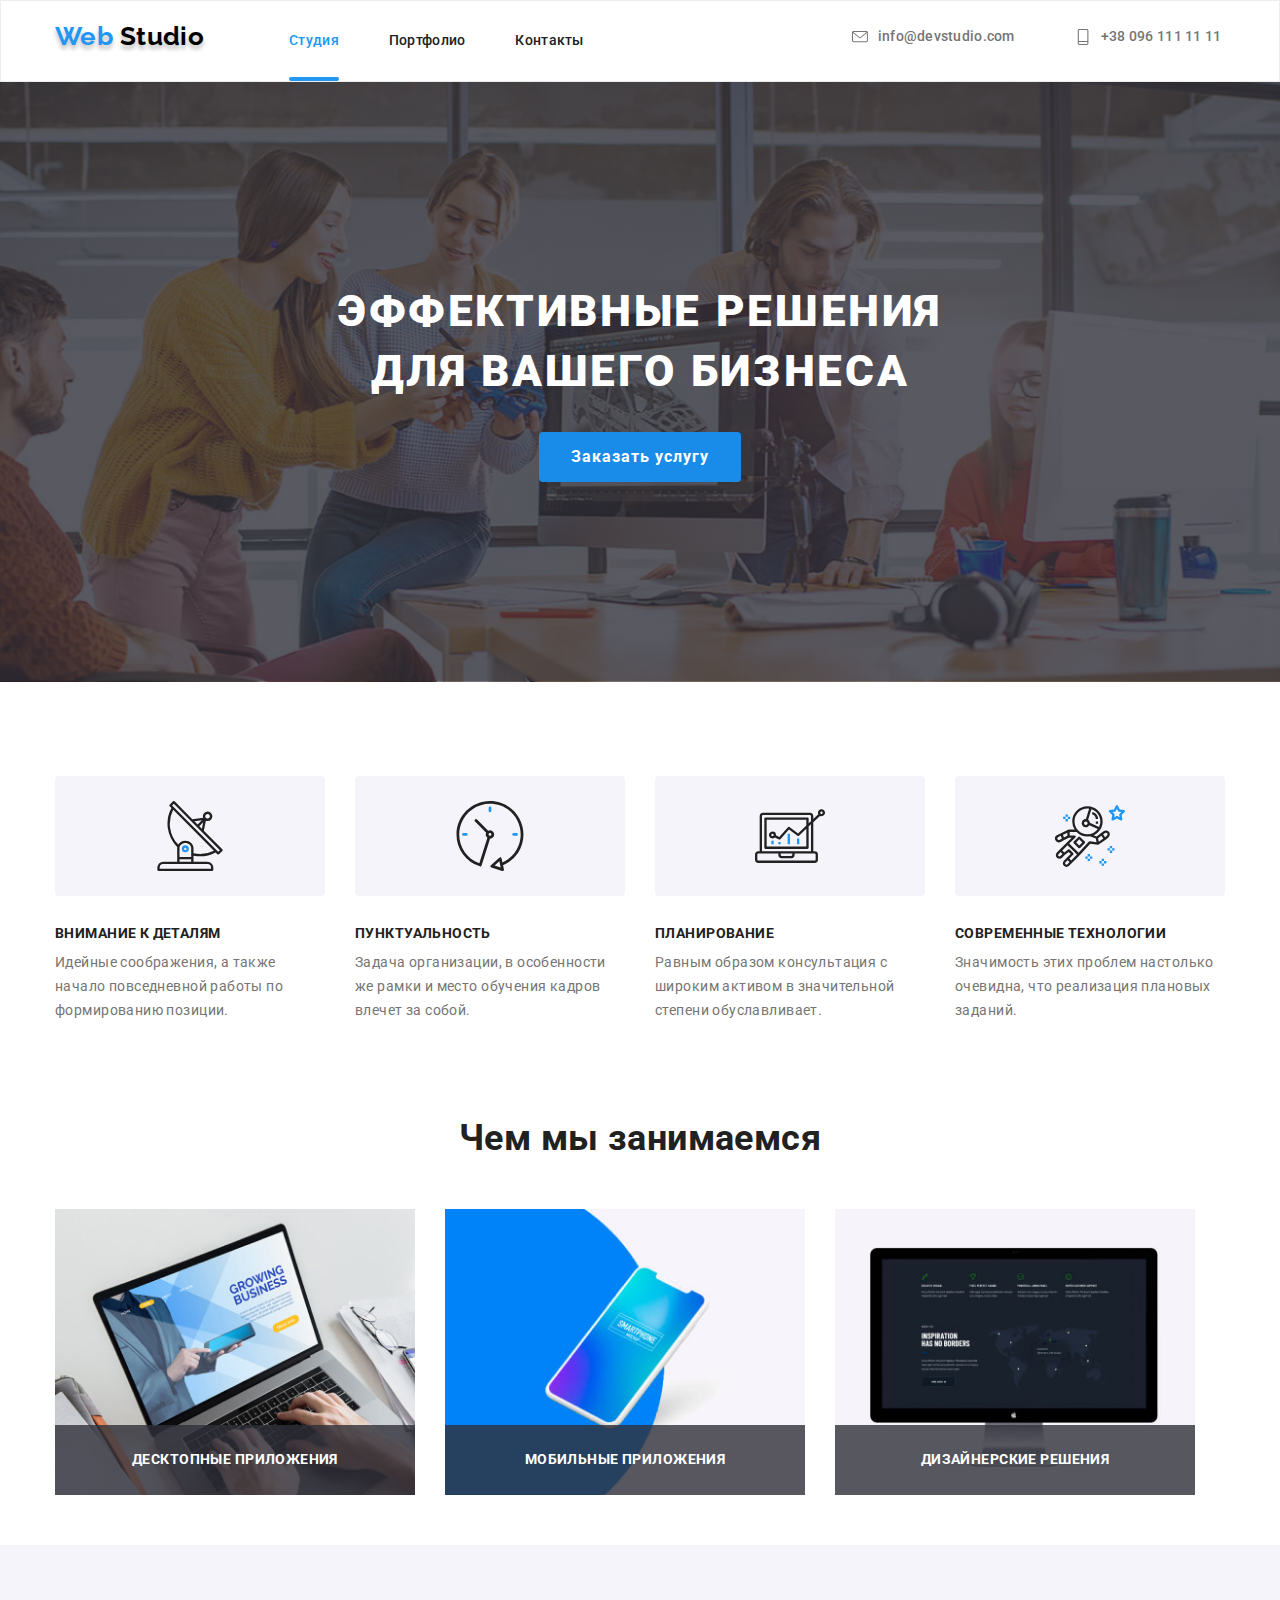
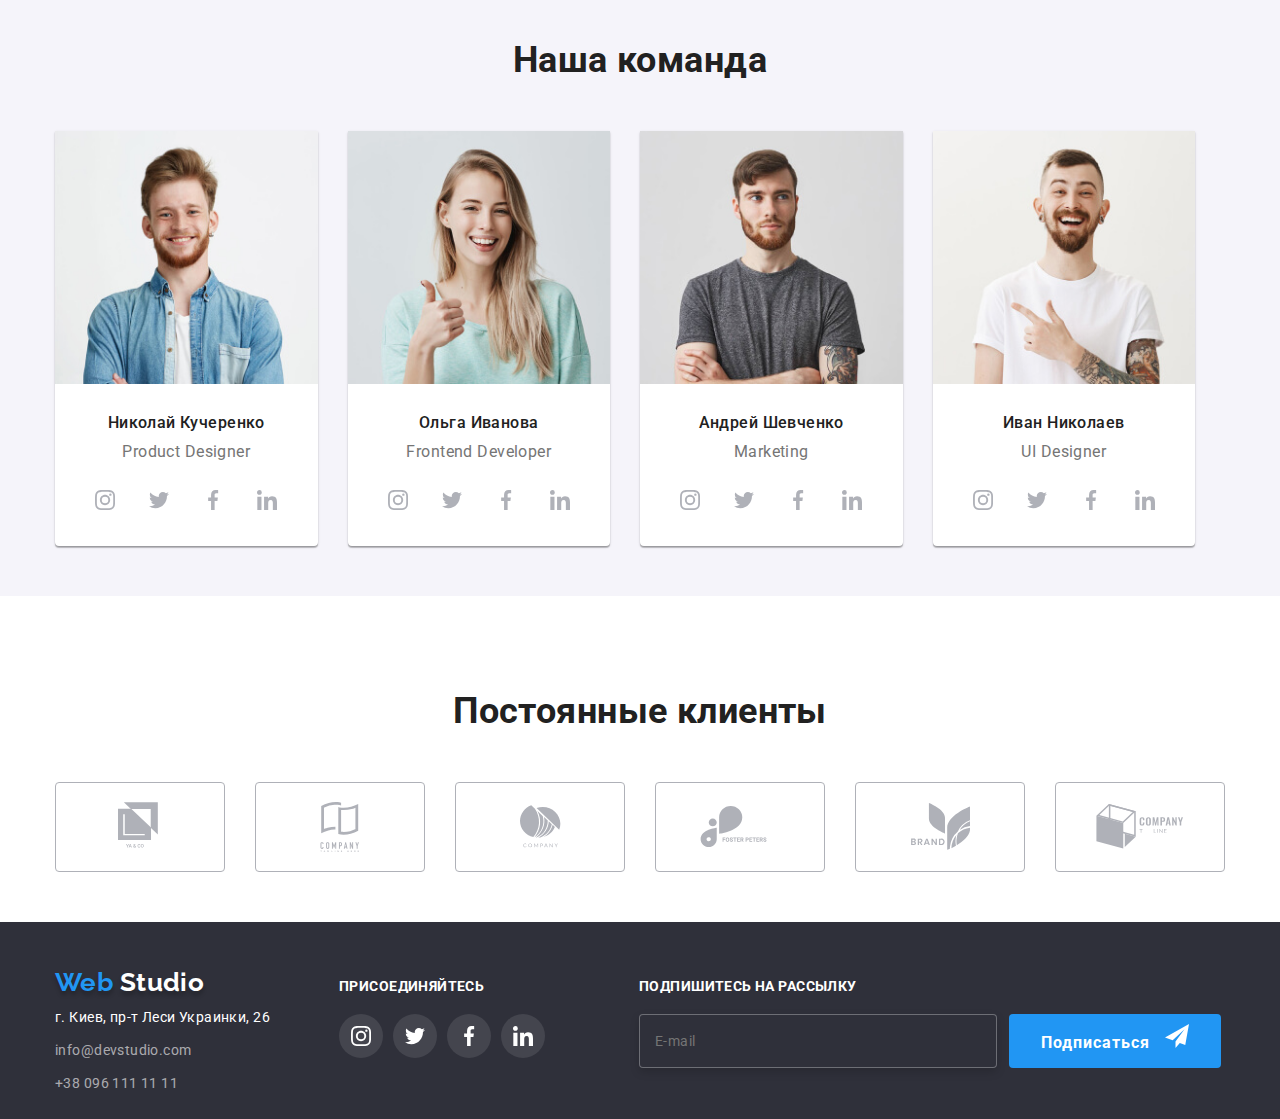
<file: index.html>
<!DOCTYPE html>
<html lang="ru">
<head>
    <meta charset="UTF-8">
    <meta name="Web-Studio" content="Создание сайтов для любого бизнеса">
    <title>Web-Studio</title>
    <link rel="stylesheet" href="https://cdnjs.cloudflare.com/ajax/libs/animate.css/4.0.0/animate.min.css"/>
    <link href="https://fonts.googleapis.com/css2?family=Raleway:wght@700&family=Roboto:wght@400;500;700;900&display=swap" rel="stylesheet">
    <link rel="stylesheet" href="./css/normalise.css">
    <link rel="stylesheet" href="./css/styles.css">
</head>
<body>
<!-- Шапка -->
    <header class="header">
        <nav class="container navigation" >
             <a class="logo link animate__pulse" lang="en" href="./index.html"> 
                <span class="logo-web" > Web </span> Studio </a> 
            <ul class="navigation-list list">
            <li class="navigation-list-item "> 
                <a class="navigation-list-link studio link"
                 href="./index.html"> Cтудия </a></li>
            <li class="navigation-list-item">
                 <a class="navigation-list-link port link"
                  href="./portfolio.html"> Портфолио  </a></li>
            <li class="navigation-list-item"> 
                <a class="navigation-list-link contact link" href="  "> Контакты  </a></li>
            </ul>
            <address class="address">
                <ul class="address-nav list">
                <li class="address-nav-list">
                    <a class="address-nav-link link" 
                    href="mailto:info@devstudio.com">
                    <svg class="address-nav-list-svg">
                        <use href="./images/sprite.svg#icon-email"></use>
                    </svg>
                     info@devstudio.com  </a></li>
                     <li class="address-nav-list">
                    <a class="address-nav-link link"
                    href="tell:+380961111111"> 
                    <svg class="address-nav-list-svg">
                        <use href="./images/sprite.svg#icon-mobile"></use>
                    </svg>
                    +38 096 111 11 11  </a> 
                </li></ul>
            </address>  
        </nav>
    </header>
   
 <main>
<!-- Герой -->        
<div class="hero-section"> 
    <section class="hero animate__zoomIn"> 
       <h1 class="hero-title">Эффективные решения <br /> для вашего бизнеса</h1>
       <button data-modal-open class="hero-title-button hover-color" type="button">Заказать услугу</button>
    </section>
</div>
<!-- Особенности --> 
    <section class="features"> 
        <div class="container">
        <h2 hidden> Особенности </h2>
        <ul class="features-list list"> 
            <li class="features-section"> 
                <div  class="features-section-for-images antenna">
                    <svg>
                        <use class="icon-antenna" href="./images/sprite.svg#icon-antenna"></use>
                    </svg>
                </div>
                <h3 class="features-list-heading list">Внимание к деталям</h3>
                <p class="features-list-text"> Идейные соображения, а также начало 
                    повседневной работы по формированию позиции. </p>  
            </li>
            <li class="features-section"> 
                <div class="features-section-for-images clock">
                    <svg class="icon-clock">
                        <use href="./images/sprite.svg#icon-clock"></use>
                    </svg>
                </div>
                <h3 class="features-list-heading list">Пунктуальность</h3>
                <p class="features-list-text"> Задача организации, 
                    в особенности же рамки и место обучения кадров влечет за собой. </p>  
            </li>
            <li class="features-section">
                <div class="features-section-for-images diagram">
                    <svg class="icon--diagram">
                        <use href="./images/sprite.svg#icon-diagram"></use>
                    </svg>
                </div>
                <h3 class="features-list-heading list">Планирование</h3>
                <p class="features-list-text"> Равным образом консультация 
                    с широким активом в значительной степени обуславливает. </p>  
            </li>
            <li class="features-section"> 
                <div class="features-section-for-images astronaut">
                    <svg class="icon-astronaut">
                        <use href="./images/sprite.svg#icon-astronaut"></use>
                    </svg>
                </div>
                <h3 class="features-list-heading list">Современные технологии</h3>
                <p class="features-list-text"> Значимость этих проблем настолько очевидна, 
                    что реализация плановых заданий. </p>  
            </li>
        </ul>
    </div>
    </section>
<!-- Чем занимаемся --> 
    <section class="section doing">
        <div class="container"><h2 class="section-title"> Чем мы занимаемся </h2>
        <ul class="what-are-we-doing list"> 
            <li class="section-title-list list">  
                <img class="section-title-image" src="./images/box1.jpg" width="370" height="294" alt="Фото ноутбук">
                <h3 class="section-title-text">Десктопные приложения</h3>
            </li>
            <li class="section-title-list list"> 
                <img class="section-title-image"  src="./images/box2.jpg" width="370" height="294" alt="Фото телефон">
                <h3 class="section-title-text">Мобильные приложения</h3> </li>
            <li class="section-title-list list">
                <img class="section-title-image"  src="./images/box3.jpg" width="370" height="294" alt="Фото компьютер">
                <h3 class="section-title-text">Дизайнерские решения</h3> </li>
        </ul>
    </div> 
    </section>
<!-- Команда --> 
    <section class="section team"> 
        <div class="container">
        <h2 class="section-title team" > Наша команда </h2>
        <ul class="team-list list"> 
        <li class="section-title-team" > 
            <img src="./images/nic.jpg" width="270" height="260" alt="Фотография Николай Кучеренко">
             <h3 class="section-title-team-name">Николай Кучеренко</h3>
            <p class="section-title-team-text" lang="en"> Product Designer</p> 
            <ul class="social link list">
                <li class="social-link" > 
                    <a class="social-link-item" href="" aria-label="Ссылка на Instagram">
                    <svg class="social-link-svg">
                        <use href="./images/sprite.svg#icon-instagram"></use>
                    </svg></a></li>
                <li class="social-link"> 
                    <a class="social-link-item" href="" aria-label="Ссылка на Twitter">
                        <svg class="social-link-svg">
                        <use href="./images/sprite.svg#icon-twitter"></use>
                    </svg></a></li> 
                <li class="social-link"> 
                    <a class="social-link-item" href="" aria-label="Ссылка на Facebook">
                        <svg class="social-link-svg">
                        <use href="./images/sprite.svg#icon-facebook"></use>
                    </svg></a></li>
                <li class="social-link"> 
                    <a class="social-link-item" href="" aria-label="Ссылка на Linkedin">
                        <svg class="social-link-svg">
                        <use href="./images/sprite.svg#icon-linkedin"></use>
                    </svg></a></li>
            </ul>
        </li>
        
        <li class="section-title-team" > <img src="./images/olga.jpg" width="270" height="260" alt="фото Ольга Иванова">
            <h3 class="section-title-team-name">Ольга Иванова</h3>
        <p class="section-title-team-text" lang="en"> Frontend Developer </p> 
        <ul class="social link list">
            <li class="social-link" > 
                <a class="social-link-item" href="" aria-label="Ссылка на Instagram">
                <svg class="social-link-svg">
                    <use href="./images/sprite.svg#icon-instagram"></use>
                </svg></a></li>
            <li class="social-link"> 
                <a class="social-link-item" href="" aria-label="Ссылка на Twitter">
                    <svg class="social-link-svg">
                    <use href="./images/sprite.svg#icon-twitter"></use>
                </svg></a></li> 
            <li class="social-link"> 
                <a class="social-link-item" href="" aria-label="Ссылка на Facebook">
                    <svg class="social-link-svg">
                    <use href="./images/sprite.svg#icon-facebook"></use>
                </svg></a></li>
            <li class="social-link"> 
                <a class="social-link-item" href="" aria-label="Ссылка на Linkedin">
                    <svg class="social-link-svg">
                    <use href="./images/sprite.svg#icon-linkedin"></use>
                </svg></a></li>
        </ul>
    </li>
    
       <li class="section-title-team"> <img src="./images/andry.jpg" width="270" height="260" alt="фото Андрей Шевченко">
        <h3 class="section-title-team-name">Андрей Шевченко</h3>
       <p class="section-title-team-text" lang="en"> Marketing </p> 
       <ul class="social link list">
        <li class="social-link" > 
            <a class="social-link-item" href="" aria-label="Ссылка на Instagram">
            <svg class="social-link-svg">
                <use href="./images/sprite.svg#icon-instagram"></use>
            </svg></a></li>
        <li class="social-link"> 
            <a class="social-link-item" href="" aria-label="Ссылка на Twitter">
                <svg class="social-link-svg">
                <use href="./images/sprite.svg#icon-twitter"></use>
            </svg></a></li> 
        <li class="social-link"> 
            <a class="social-link-item" href="" aria-label="Ссылка на Facebook">
                <svg class="social-link-svg">
                <use href="./images/sprite.svg#icon-facebook"></use>
            </svg></a></li>
        <li class="social-link"> 
            <a class="social-link-item" href="" aria-label="Ссылка на Linkedin">
                <svg class="social-link-svg">
                <use href="./images/sprite.svg#icon-linkedin"></use>
            </svg></a></li>
    </ul>
   </li>
   <li class="section-title-team"> <img src="./images/ivan.jpg" width="270" height="260" alt="фото Иван Николаев">
        <h3 class="section-title-team-name">Иван Николаев</h3>
        <p class="section-title-team-text" lang="en"> UI Designer </p> 
        <ul class="social link list">
            <li class="social-link" > 
                <a class="social-link-item" href="" aria-label="Ссылка на Instagram">
                <svg class="social-link-svg">
                    <use href="./images/sprite.svg#icon-instagram"></use>
                </svg></a></li>
            <li class="social-link"> 
                <a class="social-link-item" href="" aria-label="Ссылка на Twitter">
                    <svg class="social-link-svg">
                    <use href="./images/sprite.svg#icon-twitter"></use>
                </svg></a></li> 
            <li class="social-link"> 
                <a class="social-link-item" href="" aria-label="Ссылка на Facebook">
                    <svg class="social-link-svg">
                    <use href="./images/sprite.svg#icon-facebook"></use>
                </svg></a></li>
            <li class="social-link"> 
                <a class="social-link-item" href="" aria-label="Ссылка на Linkedin">
                    <svg class="social-link-svg">
                    <use href="./images/sprite.svg#icon-linkedin"></use>
                </svg></a></li>
        </ul>
    </li>

        </ul>
    </div>
    </section>
<!-- Клиенты --> 
    <section class="section client">
        <div class="container">
        <h2 class="section-title client"> Постоянные клиенты </h2>
        <ul class="clients list"> 
            <li> <a class="clients-list-logo" href="" 
                aria-label="Ссылка на компанию 1">
                <svg class="clients-list-logo-svg" width="44" height="49" >
                    <use href="./images/sprite.svg#icon-logo1"></use>
                </svg></a></li>
            <li> <a class="clients-list-logo" href="" 
                aria-label="Ссылка на компанию 2">
                <svg class="clients-list-logo-svg" width="40" height="50" >
                    <use href="./images/sprite.svg#icon-logo2"></use>
                </svg>
               </a></li>
            <li> <a class="clients-list-logo" href=""
                 aria-label="Ссылка на компанию 3">
                 <svg class="clients-list-logo-svg" width="41" height="43" >
                    <use href="./images/sprite.svg#icon-logo3"></use>
                </svg>
                </a></li>
            <li> <a class="clients-list-logo" href="" 
                aria-label="Ссылка на компанию 4">
                <svg class="clients-list-logo-svg" width="80" height="42" >
                    <use href="./images/sprite.svg#icon-logo4"></use>
                </svg>
                </a></li>
            <li> <a class="clients-list-logo" href=""
                aria-label="Ссылка на компанию 5">
                <svg class="clients-list-logo-svg" width="59" height="47" >
                    <use href="./images/sprite.svg#icon-logo5"></use>
                </svg></a></li>
            <li> <a class="clients-list-logo" href=""
                 aria-label="Ссылка на компанию 6">
                 <svg class="clients-list-logo-svg" width="88" height="45" >
                    <use href="./images/sprite.svg#icon-logo6"></use>
                </svg></a></li>
        </ul>       
    </div> 
    </section>
</main>

<!-- Подвал -->

<footer>
<div class="container">
   <div class="footer-flex">
     <div class="footer-section-address">
    <a class="logo foot link" lang="en" href="./index.html"> <span class="logo-web" > Web </span> <span class="logo-studio" >Studio</span>  </a>  
<address class="address-footer text" >
    г. Киев, пр-т Леси Украинки, 26  </address>

    <address class="address-footer contact">
        <a class="address-nav-link-footer mail link" href="mailto:info@devstudio.com"> info@devstudio.com  </a>
        <a class="address-nav-link-footer tell link" href="tell:+380961111111"> +38 096 111 11 11  </a>  
    </address>
    </div>
<!-- Присоединяйтесь /// -->
<div class="footer-section join-in" >    
  <b class="join-in-text"> Присоединяйтесь </b> 
  <ul class="social link list">
    <li class="social-link" > 
        <a class="social-link-item bottom" href="" aria-label="Ссылка на Instagram">
        <svg class="social-link-svg bottom-svg">
            <use href="./images/sprite.svg#icon-instagram"></use>
        </svg></a></li>
    <li class="social-link"> 
        <a class="social-link-item bottom" href="" aria-label="Ссылка на Twitter">
            <svg class="social-link-svg bottom-svg">
            <use href="./images/sprite.svg#icon-twitter"></use>
        </svg></a></li> 
    <li class="social-link"> 
        <a class="social-link-item bottom" href="" aria-label="Ссылка на Facebook">
            <svg class="social-link-svg bottom-svg">
            <use href="./images/sprite.svg#icon-facebook"></use>
        </svg></a></li>
    <li class="social-link"> 
        <a class="social-link-item bottom" href="" aria-label="Ссылка на Linkedin">
            <svg class="social-link-svg bottom-svg">
            <use href="./images/sprite.svg#icon-linkedin"></use>
        </svg></a></li>
</ul>
</div>
<div class="footer-subscribe">
    <b class="join-in-text">ПОДПИШИТЕСЬ НА РАССЫЛКУ</b>
    <form action="#" class="footer-subscribe-form">
        <input type="email" id="subscribe-email" name="footer-email" placeholder=" " class="footer-subscribe-input" />
        <label for="subscribe-email" class="footer-subscribe-label">E-mail</label>
        <button type="submit" class="footer-subscribe-button hero-title-button">
            <span>Подписатьcя</span>
            <svg width="24" height="24">
                <use href="./images/sprite.svg#icon-icon-send"></use>
            </svg>
        </button>
    </form>
</div>
</div>
</footer>

<div data-modal class="backdrop is-hidden">
    <form action="#" class="modal-form">
        <h2 class="modal-form-title">Оставьте свои данные, мы вам перезвоним</h2>
        <button data-modal-close type="button" class="modal-close-btn">
            <svg class="modal-close-btn-svg">
                <use href="./images/sprite.svg#icon-close-black"></use>
            </svg>
        </button>
        <div class="modal-form-input-wrapper">
            <input type="text" name="user-name" id="user-modal-name" class="modal-form-input"
                placeholder=" " required>
            <label class="modal-form-label" for="user-modal-name">Имя</label>
            <svg class="modal-form-svg">
                <use href="./images/sprite.svg#icon-person-black"></use>
            </svg>
        </div>

        <div class="modal-form-input-wrapper">
             <input type="tel" name="user-tel" id="user-modal-tel" class="modal-form-input" placeholder=" " required>
            <label for="user-modal-tel" class="modal-form-label">Телефон</label>
            <svg class="modal-form-svg">
                <use href="./images/sprite.svg#icon-tell-black"></use>
            </svg>
        </div>

        <div class="modal-form-input-wrapper">
            <input type="email" name="user-email" id="user-modal-email" class="modal-form-input" placeholder=" " required>
            <label for="user-modal-email" class="modal-form-label">Почта</label>
            <svg class="modal-form-svg">
                <use href="./images/sprite.svg#icon-email-black"></use>
            </svg>
        </div>

        <div class="modal-form-message">
        <textarea name="user-message" class="modal-form-input text-message" placeholder=" "></textarea>
        <label for="user-modal-message" class="modal-form-label form-message">Комментарий</label>
        </div>
        <div class="modal-form-option"></div>
        <label class="modal-form-option-label">
            <input type="checkbox" name="policy" value="accept-policy" class="modal-form-checkbox">
            <span class="modal-form-custom-checkbox"></span>
            <span class="modal-form-option-span">Соглашаюсь с рассылкой и принимаю <a href="#">Условия договора</a></span>
        </label>
        <button type="submit" class="modal-form-btn">Отправить</button>
        </div>
    </form>
</div>
<script src="./js/modal.js"></script>
</body>
</html>
</file>
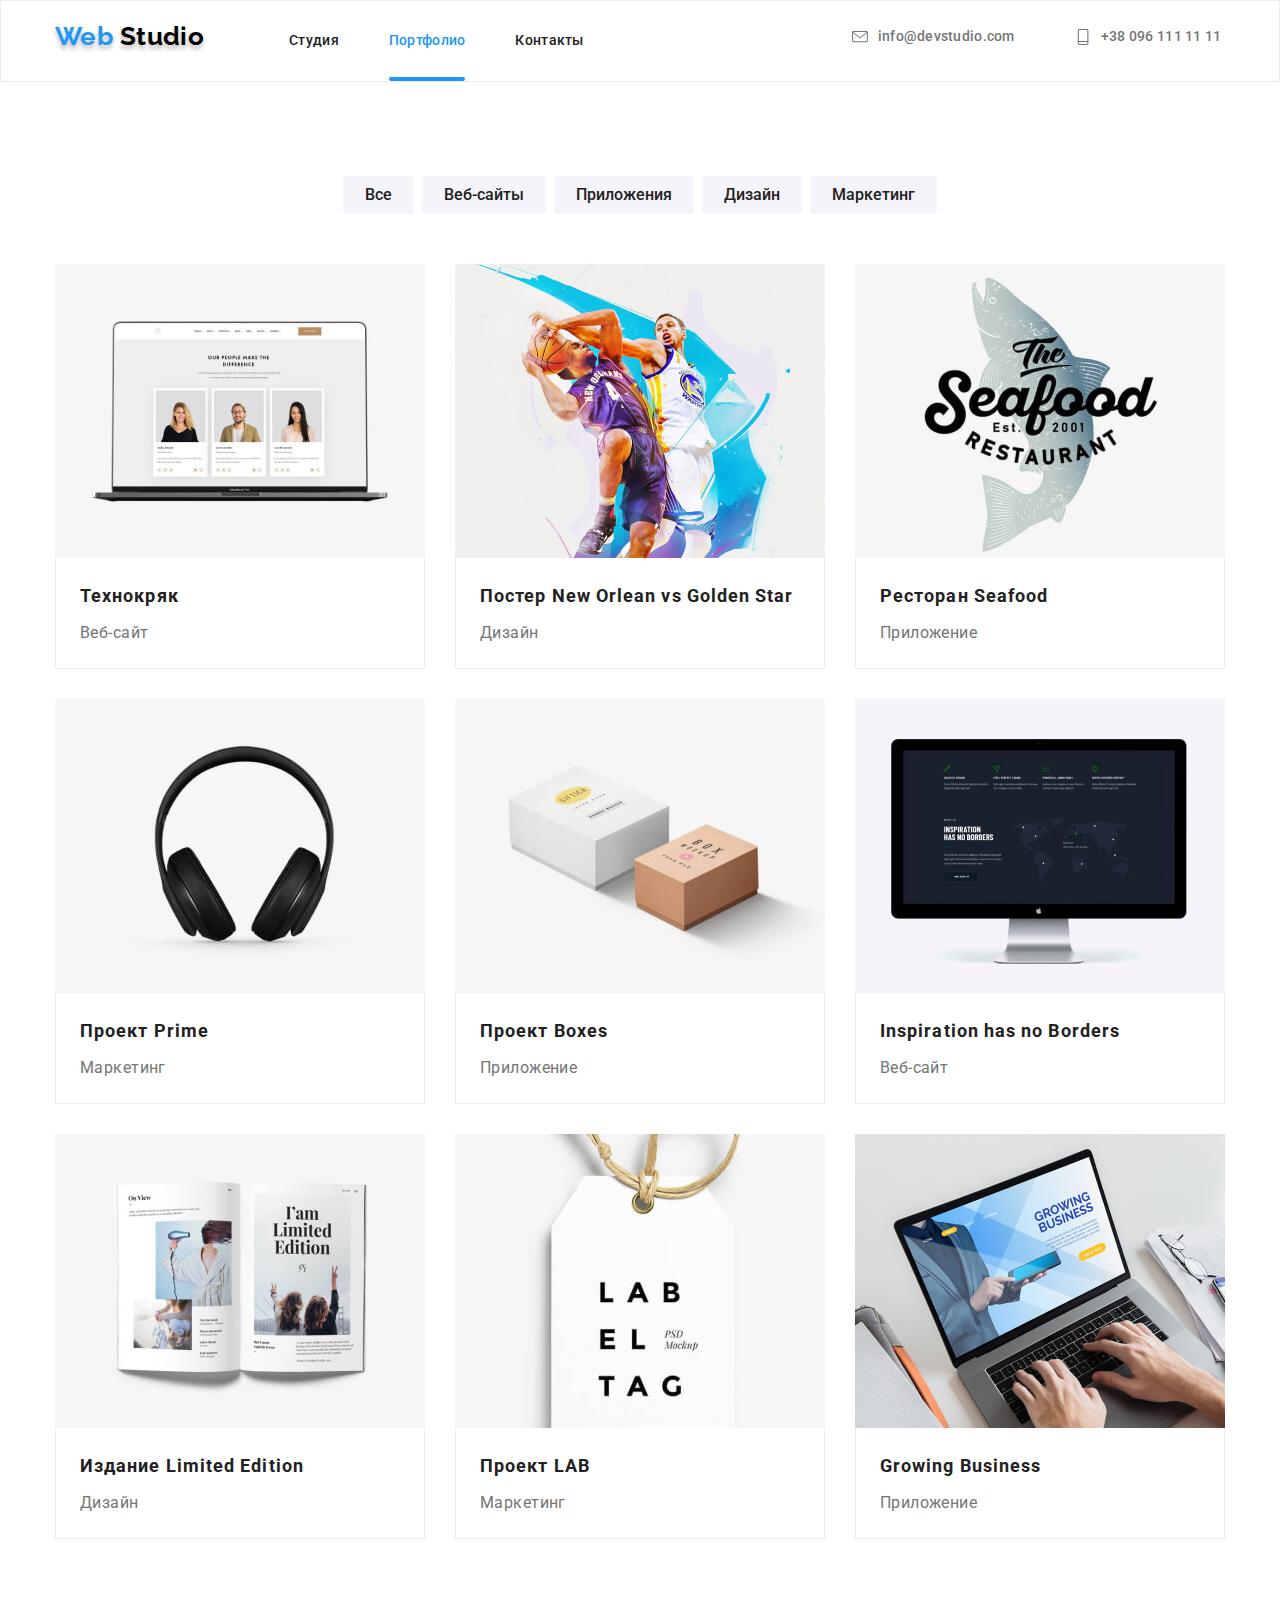
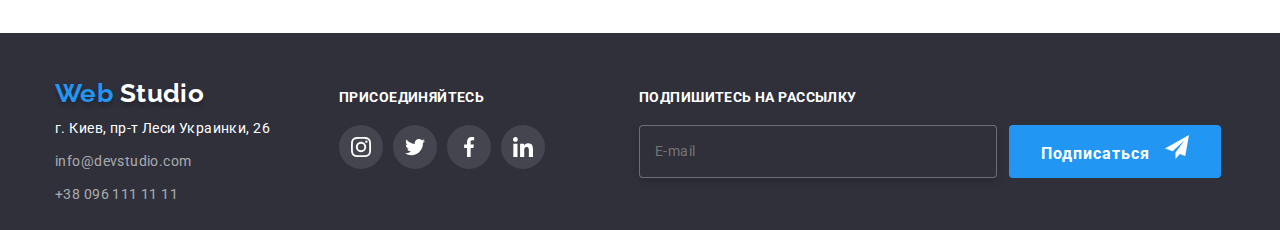
<file: portfolio.html>
<!DOCTYPE html>
<html lang="ru">
<head>
    <meta charset="UTF-8">
    <meta name="Web-Studio" content="Создание сайтов для любого бизнеса">
    <title>Web-Studio</title>
    <link rel="stylesheet" href="https://cdnjs.cloudflare.com/ajax/libs/animate.css/4.0.0/animate.min.css"/>
    <link href="https://fonts.googleapis.com/css2?family=Raleway:wght@700&family=Roboto:wght@400;500;700;900&display=swap" rel="stylesheet">
    <link rel="stylesheet" href="./css/normalise.css">
    <link rel="stylesheet" href="./css/styles.css">
</head>
<body>
    <!-- Шапка -->
    <header class="header">
        <nav class="container navigation" >
             <a class="logo link animate__pulse" lang="en" href="./index.html"> 
                <span class="logo-web" > Web </span> Studio </a> 
            <ul class="navigation-list list">
            <li class="navigation-list-item"> 
                <a class="navigation-list-link stud link"
                 href="./index.html"> Cтудия  </a></li>
            <li class="navigation-list-item">
                 <a class="navigation-list-link portf link"
                  href="./portfolio.html"> Портфолио  </a></li>
            <li class="navigation-list-item"> 
                <a class="navigation-list-link contacts link" href="  "> Контакты  </a></li>
            </ul>
            <address class="address">
                <ul class="address-nav list">
                <li class="address-nav-list">
                    <a class="address-nav-link link" 
                    href="mailto:info@devstudio.com">
                    <svg class="address-nav-list-svg">
                        <use href="./images/sprite.svg#icon-email"></use>
                    </svg>
                     info@devstudio.com  </a></li>
                     <li class="address-nav-list">
                    <a class="address-nav-link link"
                    href="tell:+380961111111"> 
                    <svg class="address-nav-list-svg">
                        <use href="./images/sprite.svg#icon-mobile"></use>
                    </svg>
                    +38 096 111 11 11  </a> 
                </li></ul>
                
            </address>  
        </nav>
    </header>

<!--Основа-->
<main>
    <div  class="container section portfolio">
    <h1 hidden> Галерея </h1>
    <ul class="filter-portfolio list">
        <li class="filter-portfolio-button work-button"> <button type="button" > Все </button></li>
        <li class="filter-portfolio-button work-button"> <button type="button" > Веб-сайты</button></li>
        <li class="filter-portfolio-button work-button"> <button type="button" > Приложения</button></li>
        <li class="filter-portfolio-button work-button"> <button type="button" > Дизайн</button></li>
        <li class="filter-portfolio-button work-button"> <button type="button" > Маркетинг</button></li>
    </ul>
    <!--Третья, шестая и девятая картинка берет свойство высоты авто, а другие нет,почему? -->
    <ul class="portfolio list link">
        <li class="portfolio-list">
            <a class="portfolio-list-link link" href="">
            <div class="portfolio-box">
            <img src="./images/portfolio-images/portfolio-images-website-1.jpg" 
            alt="Фото проекта веб-сайта 1" width="370" height="294"> 
            <p class="portfolio-text-hidden">Технокряк это современная площадка распространения коронавируса. 
                Компании используют эту платформу для цифрового шпионажа и атак на защищённые сервера конкурентов.</p>
        </div>
            <div class="portfolio-list-class">
                 <h2 class="portfolio-list-title link">Технокряк</h2> 
                <p class="portfolio-list-text link">Веб-сайт</p> 
                </div></a></li>
        
         <li class="portfolio-list">
             <a class="portfolio-list-link link" href="">
                <div class="portfolio-box">
                <img src="./images/portfolio-images/portfolio-images-design-1.jpg" 
            alt="Фото проекта дизайн 1" width="370" height="294">
             <p class="portfolio-text-hidden">Технокряк это современная площадка распространения коронавируса. 
                Компании используют эту платформу для цифрового шпионажа и атак на защищённые сервера конкурентов.</p>
        </div>  
            <div class="portfolio-list-class">
                <h2 class="portfolio-list-title">Постер <span lang="en"> New Orlean vs Golden Star</span></h2> 
                <p class="portfolio-list-text">Дизайн</p> 
                <p hidden></p> 
                </div></a></li>
        
        <li class="portfolio-list">
            <a class="portfolio-list-link link" href="">
                <div class="portfolio-box">
                <img  src="./images/portfolio-images/portfolio-images-app-1.jpg"
            alt="Фото проекта приложение 1" width="370" height="294">
             <p class="portfolio-text-hidden">Технокряк это современная площадка распространения коронавируса. 
                Компании используют эту платформу для цифрового шпионажа и атак на защищённые сервера конкурентов.</p>
        </div>
             <div class="portfolio-list-class">
                 <h2 class="portfolio-list-title">Ресторан<span lang="en"> Seafood</span></h2> 
                <p class="portfolio-list-text">Приложение</p> <p hidden></p>
                </div></a></li>
        
        <li class="portfolio-list">
            <a class="portfolio-list-link link" href="">
                 <div class="portfolio-box">
                <img src="./images/portfolio-images/portfolio-images-marketing-1.jpg" 
            alt="Фото проекта маркетинг 1" width="370" height="294"> 
             <p class="portfolio-text-hidden">Технокряк это современная площадка распространения коронавируса. 
                Компании используют эту платформу для цифрового шпионажа и атак на защищённые сервера конкурентов.</p>
        </div>
             <div class="portfolio-list-class">
                <h2 class="portfolio-list-title"> Проект <span lang="en"> Prime</span></h2> 
                 <p class="portfolio-list-text">Маркетинг</p> <p hidden></p>
                </div></a></li>
        
         <li class="portfolio-list">
             <a class="portfolio-list-link link" href="">
                  <div class="portfolio-box">
                  <img src="./images/portfolio-images/portfolio-images-app-2.jpg" 
            alt="Фото проекта приложение 2" width="370" height="294"> 
             <p class="portfolio-text-hidden">Технокряк это современная площадка распространения коронавируса. 
                Компании используют эту платформу для цифрового шпионажа и атак на защищённые сервера конкурентов.</p>
        </div>
             <div class="portfolio-list-class">
             <h2 class="portfolio-list-title">Проект <span lang="en"> Boxes</span></h2> 
             <p class="portfolio-list-text"> Приложение </p> <p hidden></p>
            </div></a></li>
        
         <li class="portfolio-list">
             <a class="portfolio-list-link link" href="">
                  <div class="portfolio-box">
                  <img src="./images/portfolio-images/portfolio-images-website-2.jpg" 
            alt="Фото проекта веб-сайта 2" width="370" height="294">
             <p class="portfolio-text-hidden">Технокряк это современная площадка распространения коронавируса. 
                Компании используют эту платформу для цифрового шпионажа и атак на защищённые сервера конкурентов.</p>
        </div> 
             <div class="portfolio-list-class">
            <h2 class="portfolio-list-title"><span lang="en"> Inspiration has no Borders</span></h2> 
             <p class="portfolio-list-text"> Веб-сайт </p> <p hidden></p></div></a></li>
        
         <li class="portfolio-list">
             <a class="portfolio-list-link link" href="">
                  <div class="portfolio-box">
                  <img src="./images/portfolio-images/portfolio-images-design-2.jpg" 
            alt="Фото проекта дизайн 2" width="370" height="294">
             <p class="portfolio-text-hidden">Технокряк это современная площадка распространения коронавируса. 
                Компании используют эту платформу для цифрового шпионажа и атак на защищённые сервера конкурентов.</p>
        </div>  
            <div class="portfolio-list-class">
            <h2 class="portfolio-list-title"> Издание <span lang="en"> Limited Edition </span></h2> 
            <p class="portfolio-list-text">Дизайн</p> <p hidden></p></div></a></li>
        
        <li class="portfolio-list">
            <a class="portfolio-list-link link" href="">
                 <div class="portfolio-box">
                 <img src="./images/portfolio-images/portfolio-images-marketing-2.jpg" 
            alt="Фото проекта маркетинг 2" width="370" height="294">
             <p class="portfolio-text-hidden">Технокряк это современная площадка распространения коронавируса. 
                Компании используют эту платформу для цифрового шпионажа и атак на защищённые сервера конкурентов.</p>
        </div>  
            <div class="portfolio-list-class">
            <h2 class="portfolio-list-title">Проект <span lang="en"> LAB </span></h2> 
            <p class="portfolio-list-text">Маркетинг</p> <p hidden></p></div></a></li>
        
        <li class="portfolio-list">
            <a class="portfolio-list-link link" href="">
                 <div class="portfolio-box">
                 <img src="./images/portfolio-images/portfolio-images-app-3.jpg" 
            alt="Фото проекта приложение 3" width="370" height="294"> 
             <p class="portfolio-text-hidden">Технокряк это современная площадка распространения коронавируса. 
                Компании используют эту платформу для цифрового шпионажа и атак на защищённые сервера конкурентов.</p>
        </div> 
            <div class="portfolio-list-class">
            <h2 class="portfolio-list-title"><span lang="en"> Growing Business</span></h2> 
            <p class="portfolio-list-text">Приложение</p> <p hidden></p></div></a></li>
    </ul>
</div>


</main>

<!-- Подвал -->

<footer>
    <div class="container">
     <div class="footer-flex">
         <div class="footer-section-address">
        <a class="logo foot link" lang="en" href="./index.html"> <span class="logo-web" > Web </span> <span class="logo-studio" >Studio</span>  </a>  
    <address class="address-footer text" >
        г. Киев, пр-т Леси Украинки, 26  </address>
    
        <address class="address-footer contact">
            <a class="address-nav-link-footer mail link" href="mailto:info@devstudio.com"> info@devstudio.com  </a>
            <a class="address-nav-link-footer tell link" href="tell:+380961111111"> +38 096 111 11 11  </a>  
        </address>
        </div>
    <!-- Присоединяйтесь /// -->
    <div class="footer-section join-in" >    
      <b class="join-in-text"> Присоединяйтесь </b> 
      <ul class="social link list">
        <li class="social-link" > 
            <a class="social-link-item bottom" href="" aria-label="Ссылка на Instagram">
            <svg class="social-link-svg bottom-svg">
                <use href="./images/sprite.svg#icon-instagram"></use>
            </svg></a></li>
        <li class="social-link"> 
            <a class="social-link-item bottom" href="" aria-label="Ссылка на Twitter">
                <svg class="social-link-svg bottom-svg">
                <use href="./images/sprite.svg#icon-twitter"></use>
            </svg></a></li> 
        <li class="social-link"> 
            <a class="social-link-item bottom" href="" aria-label="Ссылка на Facebook">
                <svg class="social-link-svg bottom-svg">
                <use href="./images/sprite.svg#icon-facebook"></use>
            </svg></a></li>
        <li class="social-link"> 
            <a class="social-link-item bottom" href="" aria-label="Ссылка на Linkedin">
                <svg class="social-link-svg bottom-svg">
                <use href="./images/sprite.svg#icon-linkedin"></use>
            </svg></a></li>
    </ul>
    </div>
    <div class="footer-subscribe">
        <b class="join-in-text">ПОДПИШИТЕСЬ НА РАССЫЛКУ</b>
        <form action="#" class="footer-subscribe-form">
            <input type="email" id="subscribe-email" name="footer-email" placeholder=" " class="footer-subscribe-input" />
            <label for="subscribe-email" class="footer-subscribe-label">E-mail</label>
            <button type="submit" class="footer-subscribe-button hero-title-button">
                <span>Подписатьcя</span>
                <svg width="24" height="24">
                    <use href="./images/sprite.svg#icon-icon-send"></use>
                </svg>
            </button>
        </form>
    </div>
    </div>
    </footer>
</div>
</footer>
<script src="./js/modal.js"></script>
</body>
</html>
</file>
<file: css/styles.css>
:root {
    --main-font: "Roboto", sans-serif;
    --logo-font: "Raleway", sans-serif;
    --title-theme-color: #ffffff;
    --title-section-theme-color: #F5F4FA;
    --modal-btn-theme-color: #188CE8;
    --text-logo-color: #000000;
    --text-address-color: #757575;
    --text-main-color: #212121;
    --text-white-color: #ffffff;
    --accent-color: #2196F3;
    --color-svg: #AFB1B8;
}

html {
box-sizing: border-box;
}

*,
::before,
::after {
  box-sizing: inherit;
}

body {
    background-color: var(--title-theme-color);
    font-family: var(--main-font);
    font-size: 14px;
    color: var(--text-main-color);
    letter-spacing: 0.03em
}

img {
  display: block;
  max-width: 100%;
  height: auto;
}

/* ШАПКА */

.container {
  margin-left: auto;
  margin-right: auto;
  width: 1200px;
  padding-left: 15px;
  padding-right: 15px;
}

.navigation {
  display: flex;
}

.logo {
font-family: Raleway;
font-style: normal;
font-weight: bold;
font-size: 26px;
line-height: 1.2;

margin-right:85px;
}

.link {
 text-decoration: none;
 display: block;
}
  
.list {
 list-style: none;
 padding: 0;
 margin: 0;
}

.address-nav, .navigation-list, .features-list,
.team-list, .what-are-we-doing, .clients, .social {
  display: flex;
  flex-direction: row;
  flex-wrap: nowrap;
  justify-content: space-between;
  align-items: baseline;
  }

  /* HEADER */

/* .header {
  padding-top: 24px ;
  padding-bottom: 25px;
} */

.header {
  border: 1px solid #ECECEC;
}

.navigation {
  align-items: baseline;
}

.navigation-list-link,
.address-nav-list,
.modal-btn {
  font-weight: 500;
  font-size: 14px;
  line-height: 1.14;
  letter-spacing: 0.02em;
  text-decoration: none;
}

.logo {
  font-family: Raleway;
  font-style: normal;
  font-weight: bold;
  font-size: 26px;
  line-height: 1.2;
  
  color: var(--text-logo-color);
  text-shadow: 0px 4px 4px rgba(0, 0, 0, 0.25);

  animation-duration: 10000ms;
  }
  
.logo .logo-web {
  color: var(--accent-color);
  }

.navigation-list {
margin-right: 268px ;
}

.navigation-list-item:not(:last-child) {
  margin-right: 50px;
}

.navigation-list-link.link {
  /* position: relative; */
  color: var(--text-main-color);
  padding-top: 32px;
  padding-bottom: 32px;
 }

 .navigation-list-link {
  transition: color 250ms cubic-bezier(0.4, 0, 0.2, 1);
 }

.navigation-list-link:hover,
.navigation-list-link:focus,
.address-nav-link:hover,
.address-nav-link:focus {
  color: var(--accent-color);
}

.navigation-list,.address {
  font-weight: 500;
  font-size: 14px;
  line-height: 1.4;
  letter-spacing: 0.02em;
  }
  
  .navigation-list-link.studio::after,
  .navigation-list-link.portf::after {
  position: absolute;
  bottom: 0;
  left: 0;
  display: block;
  content: "";
  width: 100%;
  height: 4px;
  background: var(--accent-color);
  border-radius: 2px;
  }

  .navigation-list-link.studio:hover::after ,
  .navigation-list-link.portf:hover::after  {
   background-color: var(--text-address-color);
}

  .navigation-list-item {
    position: relative;
  }

  .navigation-list-link.studio,
  .navigation-list-link.portf {
    color: var(--accent-color);
    transition: color 1030ms cubic-bezier(0.4, 0, 0.2, 1),
    background-color 1030ms cubic-bezier(0.4, 0, 0.2, 1);
  }

  .navigation-list-link.studio:hover,
  .navigation-list-link.portf:hover {
  color: var(--text-address-color);
  }

.address-nav-link {
  color: var(--text-address-color);
  display: flex;
  flex-wrap: nowrap;
  align-content: flex-start;
  transition: color 250ms cubic-bezier(0.4, 0, 0.2, 1);
}

.address-nav-link:hover .address-nav-list-svg,
.address-nav-link:focus .address-nav-list-svg {
fill: var(--accent-color);
}

.address {
font-style: normal;
font-weight: 500;
font-size: 14px;
line-height: 1.14;
letter-spacing: 0.02em;
}

.address-nav-list:not(:last-child) {
  margin-right: 60px;
}

.address-nav-list-svg {
  align-items: center;
  padding: 0px;
  margin: 0px;
  fill: var(--text-address-color);
  width: 16px;
  height: 16px;
  margin-right: 10px;
  transition: fill 250ms cubic-bezier(0.4, 0, 0.2, 1);
}

/* HERO */

.hero-section {
  margin: 0px;
  margin-left: auto;
  margin-right: auto;
  padding: 0px;
  background-image: linear-gradient( rgba(47, 48, 58, 0.8), rgba(47, 48, 58, 0.8) ), url(../images/hero.jpg);
  background-repeat: no-repeat;
  background-position: center;
  padding-top: 200px;
  padding-bottom: 200px;
  max-width: 1600px;
  background-size: cover;

}

.section {
  padding-top: 94px;
  padding-bottom: 50px;
}

.hero {
  text-align: center;
  animation-duration: 2000ms;
}

.hero .hero-title  {
font-weight: 900;
font-size: 44px;
line-height: 1.36;


letter-spacing: 0.06em;
text-transform: uppercase;

margin: 0px;
margin-bottom: 30px;
color:var(--text-white-color);
}

.hero-title {
  margin: 0px;
  padding: 0px;
  margin-bottom: 30px;
}

.hero-title-button{
font-weight: bold;
font-size: 16px;
line-height: 1.87; 
letter-spacing: 0.06em;
    
background-color:var(--accent-color);
color:var(--text-white-color);

padding: 10px 32px 10px 32px ;

border-radius: 4px;
border-color: var(--accent-color);

transition: color 250ms cubic-bezier(0.4, 0, 0.2, 1);
}

.hero-title-button.hover-color {
  background-color: #188CE8;
  transition: color 250ms cubic-bezier(0.4, 0, 0.2, 1)
}

.hero-title-button.hover-color:hover {
  background-color:var(--accent-color)
}

.hero-title-button.hero:hover,
.hero-title-button.hero:focus {
  color: var(--text-white-color);
}

/* FEATURES */

.features-list-heading {
font-weight: bold;
font-size: 14px;
line-height: 1.14;
text-transform: uppercase;

margin: 0px;
margin-bottom: 10px;

color:var(--text-main-color)
}

.features-list .features-section:not(:last-child) {
  margin-right: 30px;
  margin-top: 0px;
  margin-bottom: 0px;
}

.features-section-for-images {
display: flex;
width: 270px;
height: 120px;
margin-bottom: 30px;
background-color: var(--title-section-theme-color);
padding-top: 25px;
padding-right: 100px;
padding-bottom: 25px;
padding-left: 100px;
border-radius: 4px;
}

.features-section-for-images .icon-antenna {
  display: block;
  width: 70px;
  height: 70px;
  padding: 0px;
  border: none;
  margin: 0px;
  fill: var(--text-address-color);
}


/* .features-section-for-images.clock::before {
  background-image: url(../images/clock.svg);
  background-repeat: no-repeat;
  background-position: 50% 50%;
} */

/* .features-section-for-images.diagram::before {
  background-image: url(../images/diagram.svg);
  background-repeat: no-repeat;
  background-position: 50% 50%;
}

.features-section-for-images.astronaut::before {
  background-image: url(../images/astronaut.svg);
  background-repeat: no-repeat;
  background-position: 50% 50%;
} */

.features .container {
  padding-top: 94px;
  
}

.features-list-text {
font-weight: normal;
font-size: 14px;
line-height: 1.71;

margin: 0px;

color:var(--text-address-color)
}

/* what-are-we-doing */

.section-title {
font-weight: bold;
font-size: 36px;
line-height: 42px;
text-align: center;

padding: 0px ;
margin-top: 0px;
margin-bottom: 50px;

color:var(--text-main-color);
}

.what-are-we-doing {
padding-inline-start: 0px;
padding: 0px; 
margin: 0px;
}

.section-title-list {
  position: relative;
  display: block;
  margin-right: 30px;
}
/* .section-title-image {
  display: block;
} */
.section-title-text {
position: absolute;
display: flex;
justify-content: center;
align-items: center; 
left: 0;
bottom: 0;
width: 100%;
height: 70px;

font-weight: bold;
font-size: 14px;
line-height: 1.14;
text-align: center;
letter-spacing: 0.03em;
text-transform: uppercase;

padding-top: 27px;
padding-bottom: 27px;

margin: 0px;

background-color: rgba(47, 48, 58, 0.8);
color:var(--text-white-color)
}

/* TEAM */

.section.team {
background-color:var(--title-section-theme-color);
}

.section-title-team {
  background-color:var(--title-theme-color);
  box-shadow: 0px 2px 1px rgba(0, 0, 0, 0.2), 0px 1px 1px rgba(0, 0, 0, 0.14), 0px 1px 3px rgba(0, 0, 0, 0.12);
  border-radius: 0px 0px 4px 4px;

  margin-right: 30px;
  padding-bottom: 24px;
  list-style: none;
}

.team-list {
  padding-inline-start: 0px;
  margin: 0px;
}

.section-title-team-name {
font-weight: 500;
font-size: 16px;
line-height: 1.18;
text-align: center;

margin: 0px;
margin-top: 30px;
margin-bottom: 10px;

color:var(--text-main-color);
}

.section-title-team-text {
font-weight: normal;
font-size: 16px;
line-height: 1.18;   
text-align: center;

margin: 0px;
margin-bottom: 16px;
   
color:var(--text-address-color)
}

.social.link.list {
display: flex;
justify-content: center;
/* margin-left: 0px;
margin-right: 0px; */
}

.social-link-item {
  display: flex;
  justify-content: center;
  align-items: center;
  width: 44px;
  height: 44px;
  border-radius: 50%;
  background-color: var(--title-theme-color);
  transition: background-color 500ms cubic-bezier(0.4, 0, 0.2, 1);
}

.social-link-item:hover,
.social-link-item:focus {
  background-color: var(--accent-color);
}

.social-link:not(:last-child) {
  margin-right: 10px;
}

.social-link-svg{
  width: 20px;
  height: 20px;
  fill: var(--color-svg);
  transition: fill 250ms cubic-bezier(0.4, 0, 0.2, 1);
}

.social-link-item:hover .social-link-svg ,
.social-link-item:focus .social-link-svg {
 fill: var(--text-white-color);
}
/* CLIENTS */

.clients {
  margin: 0px;
  align-items: center;
}

.clients-list-logo:hover .clients-list-logo-svg,
.clients-list-logo:focus .clients-list-logo-svg {
  fill: var(--accent-color);
}

.clients-list-logo {
  display: flex;
  width: 170px;
  height: 90px;
  justify-content: center;
  border: 1px solid var(--color-svg);
  box-sizing: border-box;
  border-radius: 4px;
  transition: border 250ms cubic-bezier(0.4, 0, 0.2, 1);
}
.clients-list-logo:hover,
.clients-list-logo:focus {
  border: 1px solid var(--accent-color);
}

.clients-list-logo-svg {
  fill: #AFB1B8;
  display: flex;
  align-self: center;
  transition: fill 250ms cubic-bezier(0.4, 0, 0.2, 1),
}

/* FOOTER */

footer {
  background-color: #2F303A;
  box-shadow: 0px 4px 4px rgba(0, 0, 0, 0.25);
}

.logo-studio{
color:var(--text-white-color);
}

.logo.foot.link {
  margin:0px;
  padding: 0px;
margin-bottom: 8px;
}

.address-footer {
font-weight: normal;
font-size: 14px;
font-style: normal;
line-height: 1.71;

display: block;
color:var(--text-white-color)
}

.address-nav-link-footer {
color: rgba(255, 255, 255, 0.6);
}

.address-footer.text {
  margin-bottom: 9px;
}

.address-nav-link-footer.mail {
 margin-bottom: 9px;
}

.footer-flex {
display: flex;
padding-top: 45px ;
align-items: baseline;
padding-bottom: 23px;
}

.footer-section-address {
  flex-direction: column;
}

.footer-section.join-in {
  margin-left: 69px;
}

.join-in {
margin-bottom: 20px;
}

.join-in-text {
  display: block;
  font-weight: bold;
  font-size: 14px;
  line-height: 16px;
  text-transform: uppercase;
  color:var(--text-white-color);
  margin-bottom: 20px;
}

.social-link-svg.bottom-svg {
  fill: var(--text-white-color);
  transition: fill 250ms cubic-bezier(0.4, 0, 0.2, 1),
}

.social-link-item.bottom {
background-color: rgba(255, 255, 255, 0.1);
}

.social-link-item.bottom:hover,
.social-link-item.bottom:focus {
background-color:var(--accent-color);
}

.join-in-svg {
  margin-left: 10px;
  width: 24px;
  height: 24px;
  fill: var(--title-theme-color);
}

.footer-subscribe .footer-subscribe-form {
  position: relative;
  display: flex;
  justify-content: center;
  margin: 0px;
}

.footer-subscribe{
  position: relative;
  margin: 0px;
  margin-left: 94px;
  
}

.footer-subscribe .footer-subscribe-form{
  position:relative;
}
  
.footer-subscribe-input{
    border-radius:4px;
    width:358px;
    padding-left:15px;color:#fff;border:1px solid rgba(255,255,255,0.3);
    background-color:#2F303A;
    -webkit-filter:drop-shadow(0px 4px 4px rgba(0,0,0,0.15));
    filter:drop-shadow(0px 4px 4px rgba(0,0,0,0.15));
  }

.footer-subscribe-label {
    position:absolute;
    left:16px;top:50%;
    -webkit-transform:translateY(-50%);
    transform:translateY(-50%);
    -webkit-transition-duration:250ms;
    transition-duration:250ms;
    -webkit-transition-timing-function:cubic-bezier(0.4, 0, 0.2, 1);
    transition-timing-function:cubic-bezier(0.4, 0, 0.2, 1);
    color:#757575;
  }
    
.footer-subscribe-input:focus+.footer-subscribe-label,
.footer-subscribe-input:not(:placeholder-shown)+.footer-subscribe-label {
  opacity:0;
}
      
.footer-subscribe-button{
  margin-left:12px;fill:#fff;
  transition: background-color 250ms cubic-bezier(0.4, 0, 0.2, 1);
}

.footer-subscribe-button svg{
  margin-left:10px;
}

.footer-subscribe-button:hover,
.footer-subscribe-button:focus {
  background-color: var(--modal-btn-theme-color);
}

/* PORTFOLIO */

.portfolio-box {
  position: relative;
  overflow: hidden;
}

.portfolio-text-hidden {
  display: block;
  top: 0;
  position: absolute;
  width: 100%;
  left: 0;
  margin: 0;
  padding: 63px 24px;
  height: 100%;
  font-size: 18px;
  line-height: 1.55em;
  color: var(--text-white-color);
  background-color: rgba(33, 150, 243, 0.9);
  transform: translateY(100%);
  transition-duration: 1000ms;
  transition-timing-function: cubic-bezier(0.4, 0, 0.2, 1);
}

.portfolio-list:hover .portfolio-text-hidden {
  transform: translateX(0);
  top: 100;
}

.container.portfolio{
padding-bottom: 94px;
}

.filter-portfolio {
  display: flex;
  justify-content: center;
  
  margin-bottom: 50px;
}

button {
  border: 0;
}

.work-button button{
  font-style: normal;
  font-weight: 500;
  font-size: 16px;
  line-height: 1.62;
  text-align: center;
  background-color: #f5f4fa;
  border-radius: 4px;
  border-width: 0;
  padding-top: 6px;
  padding-right: 22px;
  padding-bottom: 6px;
  padding-left: 22px;

color:var(--text-main-color);
background-color:var(--title-section-theme-color);

transition: background-color 250ms cubic-bezier(0.4, 0, 0.2, 1),
color 250ms cubic-bezier(0.4, 0, 0.2, 1);
}
 
.filter-portfolio-button.work-button:not(:last-child){
  margin-right: 8px;
}

.work-button button:focus, .work-button button:hover {
color:var(--text-white-color);
outline: none;
background-color:var(--accent-color);
}

.portfolio.list {
  display: flex;
  flex-wrap: wrap;
}

.portfolio-list {
  width: calc((100% - 60px) / 3);
  /* height: 404px; */
  background-color: var(--title-theme-color);
  margin: 0px;
  padding: 0px;
}

.portfolio-list:not(:nth-child(3n)) {
  margin-right: 30px;
}

.portfolio-list:not(:nth-last-child(-n+3)) {
  margin-bottom: 30px;
}

.portfolio-list-class {
  padding: 20px 24px;
  border-left: 1px solid #EEEEEE;
  border-right: 1px solid #EEEEEE;
  border-bottom: 1px solid #EEEEEE;
}

.portfolio-list-link:hover,
.portfolio-list-link:focus {
  box-shadow: 1px 4px 6px rgba(0, 0, 0, 0.16), 
  0px 4px 4px rgba(0, 0, 0, 0.06), 
  0px 1px 1px rgba(0, 0, 0, 0.12);
}

.portfolio-list-link{
transition: box-shadow 250ms cubic-bezier(0.4, 0, 0.2, 1);
}

.portfolio-list-title {
  font-weight: bold;
  font-size: 18px;
  line-height: 2; 
  letter-spacing: 0.06em;

  margin: 0px;
  margin-bottom: 4px;
      
  color:var(--text-main-color);
  }
  
  .portfolio-list-text {
  font-weight: normal;
  font-size: 16px;
  line-height: 1.87;

  margin: 0px;
      
  color:var(--text-address-color);
  }

  /* MODAL WINDOW */
.backdrop {
  position: fixed;
  left: 0;
  top: 0;
  display: flex;
  justify-content: center;
  align-items: center;
  width: 100%;
  height: 100%;
  background-color: rgba(0, 0, 0, 0.2);
  z-index: 100;
}

.modal-form {
  position: relative;
  height: 609px;
  display: flex;
  flex-direction: column;
  background-color: var(--title-theme-color);
  border-radius: 4px;
  padding: 40px;
}

.modal-form-title {
font-family: var(--main-font);
font-style: normal;
font-weight: bold;
font-size: 20px;
line-height: 23px;
text-align: center;
letter-spacing: 0.03em;
margin: 0px;
margin-bottom: 30px;
color: var(--text-main-color);
}

.modal-form-input-wrapper {
  position: relative;
  margin-bottom: 40px;
}

.modal-form-input {
  height: 40px;
  padding-left: 42px;
}

.modal-form-input::placeholder {
  color: transparent;
  transition: color 250ms linear 250ms;
}

.modal-form-input:focus::placeholder {
  color:var(--text-logo-color);
}

.modal-form-input,
.modal-form-message {
  display: block;
  width: 100%;
  font-family: var(--main-font);
  font-style: normal;
  font-weight: normal;
  font-size: 14px;
  line-height: 16px;
  letter-spacing: 0.01em;
  border: 1px solid rgba(75, 75, 75, 20%) ;
  border-radius: 4px;
  background-color: transparent;
}

.modal-form-message {
  height: 120px;
  resize: none;
  position: relative;
  margin-left: auto;
  margin-right: auto;
  margin-bottom: 28px;
}
.modal-form-input .text-message{
  border: 1px solid rgba(33,33,33,0.2);
  border-radius: 4px;
  cursor: pointer;
}

.modal-form-message:focus::placeholder {
  color: var(--accent-color);
}

.modal-form-label.form-message{
  top: 20%;
  left: 16px;
}


/* .modal-form-message {
  padding-top: 12px;
  padding-left: 16px;
} */

.modal-form-input:focus,
.modal-form-message:focus,
.modal-form-input:not(:placeholder-shown),
.modal-form-message:not(:placeholder-shown) {
  outline: none;
  border-color: var(--accent-color);
}

.modal-form-input:not(:placeholder-shown) .form-message {
  top: -18px;
}

.modal-form-svg {
  position: absolute;
  top: 25%;
  left: 19px;
  display: inline-block;
  width: 16px;
  height: 16px;
  fill: var(--text-main-color);
  transition: fill 250ms cubic-bezier(0.4, 0, 0.2, 1);
}

.modal-form-label {
  position: absolute;
  top: 50%;
  left: 46px;
  transform: translateY(-50%);
  font-family: var(--main-font);
  color: var(--text-address-color);
  font-style: normal;
  font-weight: normal;
  font-size: 14px;
  line-height: 16px;
  letter-spacing: 0.01em;
  transition: transform 250ms linear;
}

.modal-form-input:focus + .modal-form-label,
.modal-form-input:hover + .modal-form-label,
.modal-form-input:not(:placeholder-shown) + .modal-form-label {
  transform: translateY(-39px) translateX(-28px);
  color: var(--accent-color);
}

.modal-form-input.text-message:focus + .modal-form-label.form-message,
.modal-form-input.text-message:hover + .modal-form-label.form-message,
.modal-form-input.text-message:not(:placeholder-shown) + .modal-form-label.form-message {
  transform: translateY(-45px) translateX(-0px);
}

.modal-form-input:focus ~ .modal-form-svg,
.modal-form-input:hover ~ .modal-form-svg,
.modal-form-input:not(:placeholder-shown) ~ .modal-form-svg {
  fill: var(--accent-color);
}

.modal-form-checkbox {
  position: absolute;
  width: 1px;
  height: 1px;
  margin: -1px;
  border: 0;
  padding: 0;
  clip: rect(0 0 0 0);
  overflow: hidden;
}

.modal-form-message {
  display: flex;
  align-items: center;
  margin-bottom: 20px;
}

.modal-form-custom-checkbox {
  display: inline-block;
  width: 16px;
  height: 15px;
  margin-left: 12px;
  display: inline-block;
  border: 2px solid var(--text-main-color);
  border-radius: 2px;
}


.text-message {
  width: 470px;
  height: 120px;
  resize: none;
  padding: 12px 16px;
  }

.modal-form-option{
margin-bottom: 0px;
  }

.modal-form-option-label{
  margin-bottom: 20px;
}

.modal-form-option-span {
font-size: 12px;
margin-left: 9px;
font-family: var(--main-font);
font-style: normal;
font-weight: normal;
font-size: 14px;
line-height: 24px;
letter-spacing: 0.03em;
color: var(--text-address-color);
}

.modal-form-option-span a {
  color: var(--accent-color);
}

.modal-form-checkbox:checked + .modal-form-custom-checkbox {
  background-color: var(--accent-color);
  background-image: url(../images/icon-check.svg);
  background-position: 50% 50%;
  border: 2px solid var(--accent-color);
  border-radius: 2px;
}

.modal-form-btn {
font-weight: bold;
font-size: 16px;
line-height: 1.87; 
letter-spacing: 0.06em; 
background-color:var(--accent-color);
color:var(--text-white-color);
padding: 10px 32px 10px 32px ;
margin: auto;
margin-bottom: 30px;
width: 200px;
height: 50px;
border-radius: 4px;
border-color: var(--accent-color);
transition: color 250ms cubic-bezier(0.4, 0, 0.2, 1);
text-transform: uppercase;
cursor: pointer;
}

.modal-form-btn:hover,
.modal-form-btn:focus {
  background-color: var(--modal-btn-theme-color);
}

.is-hidden {
  opacity: 0;
  visibility: hidden;
  pointer-events: none;
}

.modal-close-btn-svg {
  position: absolute;
  display: flex;
  justify-content: center;
  width: 11px;
  height: 11px;
  fill: var(--text-logo-color);
}

.modal-close-btn {
  position: absolute;
  top: 8px;
  right: 8px;
  width: 30px;
  height: 30px;
  border-radius: 50%;
  background-color: transparent;
  border: 1px solid rgba(0,0,0,0.1);
  cursor: pointer;
  transition: color 250ms linear;
  display: -webkit-box;
  display: -ms-flexbox;
  display: flex;
  -webkit-box-pack: center;
  -ms-flex-pack: center;
  justify-content: center;
  -webkit-box-align: center;
  -ms-flex-align: center;
  align-items: center;
  -webkit-transition-duration: 250ms;
  transition-duration: 250ms;
  -webkit-transition-timing-function: cubic-bezier(0.4, 0, 0.2, 1);
  transition-timing-function: cubic-bezier(0.4, 0, 0.2, 1);
}

.modal-close-btn:focus .modal-close-btn-svg,
.modal-close-btn:hover .modal-close-btn-svg{
  fill: var(--accent-color);
}
</file>
<file: css/normalise.css>
/*! normalize.css v8.0.1 | MIT License | github.com/necolas/normalize.css */

/* Document
   ========================================================================== */

/**
 * 1. Correct the line height in all browsers.
 * 2. Prevent adjustments of font size after orientation changes in iOS.
 */

 html {
    line-height: 1.15; /* 1 */
    -webkit-text-size-adjust: 100%; /* 2 */
  }
  
  /* Sections
     ========================================================================== */
  
  /**
   * Remove the margin in all browsers.
   */
  
  body {
    margin: 0;
  }
  
  /**
   * Render the `main` element consistently in IE.
   */
  
  main {
    display: block;
  }
  
  /**
   * Correct the font size and margin on `h1` elements within `section` and
   * `article` contexts in Chrome, Firefox, and Safari.
   */
  
  h1 {
    font-size: 2em;
    margin: 0.67em 0;
  }
  
  /* Grouping content
     ========================================================================== */
  
  /**
   * 1. Add the correct box sizing in Firefox.
   * 2. Show the overflow in Edge and IE.
   */
  
  hr {
    box-sizing: content-box; /* 1 */
    height: 0; /* 1 */
    overflow: visible; /* 2 */
  }
  
  /**
   * 1. Correct the inheritance and scaling of font size in all browsers.
   * 2. Correct the odd `em` font sizing in all browsers.
   */
  
  pre {
    font-family: monospace, monospace; /* 1 */
    font-size: 1em; /* 2 */
  }
  
  /* Text-level semantics
     ========================================================================== */
  
  /**
   * Remove the gray background on active links in IE 10.
   */
  
  a {
    background-color: transparent;
  }
  
  /**
   * 1. Remove the bottom border in Chrome 57-
   * 2. Add the correct text decoration in Chrome, Edge, IE, Opera, and Safari.
   */
  
  abbr[title] {
    border-bottom: none; /* 1 */
    text-decoration: underline; /* 2 */
    text-decoration: underline dotted; /* 2 */
  }
  
  /**
   * Add the correct font weight in Chrome, Edge, and Safari.
   */
  
  b,
  strong {
    font-weight: bolder;
  }
  
  /**
   * 1. Correct the inheritance and scaling of font size in all browsers.
   * 2. Correct the odd `em` font sizing in all browsers.
   */
  
  code,
  kbd,
  samp {
    font-family: monospace, monospace; /* 1 */
    font-size: 1em; /* 2 */
  }
  
  /**
   * Add the correct font size in all browsers.
   */
  
  small {
    font-size: 80%;
  }
  
  /**
   * Prevent `sub` and `sup` elements from affecting the line height in
   * all browsers.
   */
  
  sub,
  sup {
    font-size: 75%;
    line-height: 0;
    position: relative;
    vertical-align: baseline;
  }
  
  sub {
    bottom: -0.25em;
  }
  
  sup {
    top: -0.5em;
  }
  
  /* Embedded content
     ========================================================================== */
  
  /**
   * Remove the border on images inside links in IE 10.
   */
  
  img {
    border-style: none;
  }
  
  /* Forms
     ========================================================================== */
  
  /**
   * 1. Change the font styles in all browsers.
   * 2. Remove the margin in Firefox and Safari.
   */
  
  button,
  input,
  optgroup,
  select,
  textarea {
    font-family: inherit; /* 1 */
    font-size: 100%; /* 1 */
    line-height: 1.15; /* 1 */
    margin: 0; /* 2 */
  }
  
  /**
   * Show the overflow in IE.
   * 1. Show the overflow in Edge.
   */
  
  button,
  input { /* 1 */
    overflow: visible;
  }
  
  /**
   * Remove the inheritance of text transform in Edge, Firefox, and IE.
   * 1. Remove the inheritance of text transform in Firefox.
   */
  
  button,
  select { /* 1 */
    text-transform: none;
  }
  
  /**
   * Correct the inability to style clickable types in iOS and Safari.
   */
  
  button,
  [type="button"],
  [type="reset"],
  [type="submit"] {
    -webkit-appearance: button;
  }
  
  /**
   * Remove the inner border and padding in Firefox.
   */
  
  button::-moz-focus-inner,
  [type="button"]::-moz-focus-inner,
  [type="reset"]::-moz-focus-inner,
  [type="submit"]::-moz-focus-inner {
    border-style: none;
    padding: 0;
  }
  
  /**
   * Restore the focus styles unset by the previous rule.
   */
  
  button:-moz-focusring,
  [type="button"]:-moz-focusring,
  [type="reset"]:-moz-focusring,
  [type="submit"]:-moz-focusring {
    outline: 1px dotted ButtonText;
  }
  
  /**
   * Correct the padding in Firefox.
   */
  
  fieldset {
    padding: 0.35em 0.75em 0.625em;
  }
  
  /**
   * 1. Correct the text wrapping in Edge and IE.
   * 2. Correct the color inheritance from `fieldset` elements in IE.
   * 3. Remove the padding so developers are not caught out when they zero out
   *    `fieldset` elements in all browsers.
   */
  
  legend {
    box-sizing: border-box; /* 1 */
    color: inherit; /* 2 */
    display: table; /* 1 */
    max-width: 100%; /* 1 */
    padding: 0; /* 3 */
    white-space: normal; /* 1 */
  }
  
  /**
   * Add the correct vertical alignment in Chrome, Firefox, and Opera.
   */
  
  progress {
    vertical-align: baseline;
  }
  
  /**
   * Remove the default vertical scrollbar in IE 10+.
   */
  
  textarea {
    overflow: auto;
  }
  
  /**
   * 1. Add the correct box sizing in IE 10.
   * 2. Remove the padding in IE 10.
   */
  
  [type="checkbox"],
  [type="radio"] {
    box-sizing: border-box; /* 1 */
    padding: 0; /* 2 */
  }
  
  /**
   * Correct the cursor style of increment and decrement buttons in Chrome.
   */
  
  [type="number"]::-webkit-inner-spin-button,
  [type="number"]::-webkit-outer-spin-button {
    height: auto;
  }
  
  /**
   * 1. Correct the odd appearance in Chrome and Safari.
   * 2. Correct the outline style in Safari.
   */
  
  [type="search"] {
    -webkit-appearance: textfield; /* 1 */
    outline-offset: -2px; /* 2 */
  }
  
  /**
   * Remove the inner padding in Chrome and Safari on macOS.
   */
  
  [type="search"]::-webkit-search-decoration {
    -webkit-appearance: none;
  }
  
  /**
   * 1. Correct the inability to style clickable types in iOS and Safari.
   * 2. Change font properties to `inherit` in Safari.
   */
  
  ::-webkit-file-upload-button {
    -webkit-appearance: button; /* 1 */
    font: inherit; /* 2 */
  }
  
  /* Interactive
     ========================================================================== */
  
  /*
   * Add the correct display in Edge, IE 10+, and Firefox.
   */
  
  details {
    display: block;
  }
  
  /*
   * Add the correct display in all browsers.
   */
  
  summary {
    display: list-item;
  }
  
  /* Misc
     ========================================================================== */
  
  /**
   * Add the correct display in IE 10+.
   */
  
  template {
    display: none;
  }
  
  /**
   * Add the correct display in IE 10.
   */
  
  [hidden] {
    display: none;
  }
</file>
